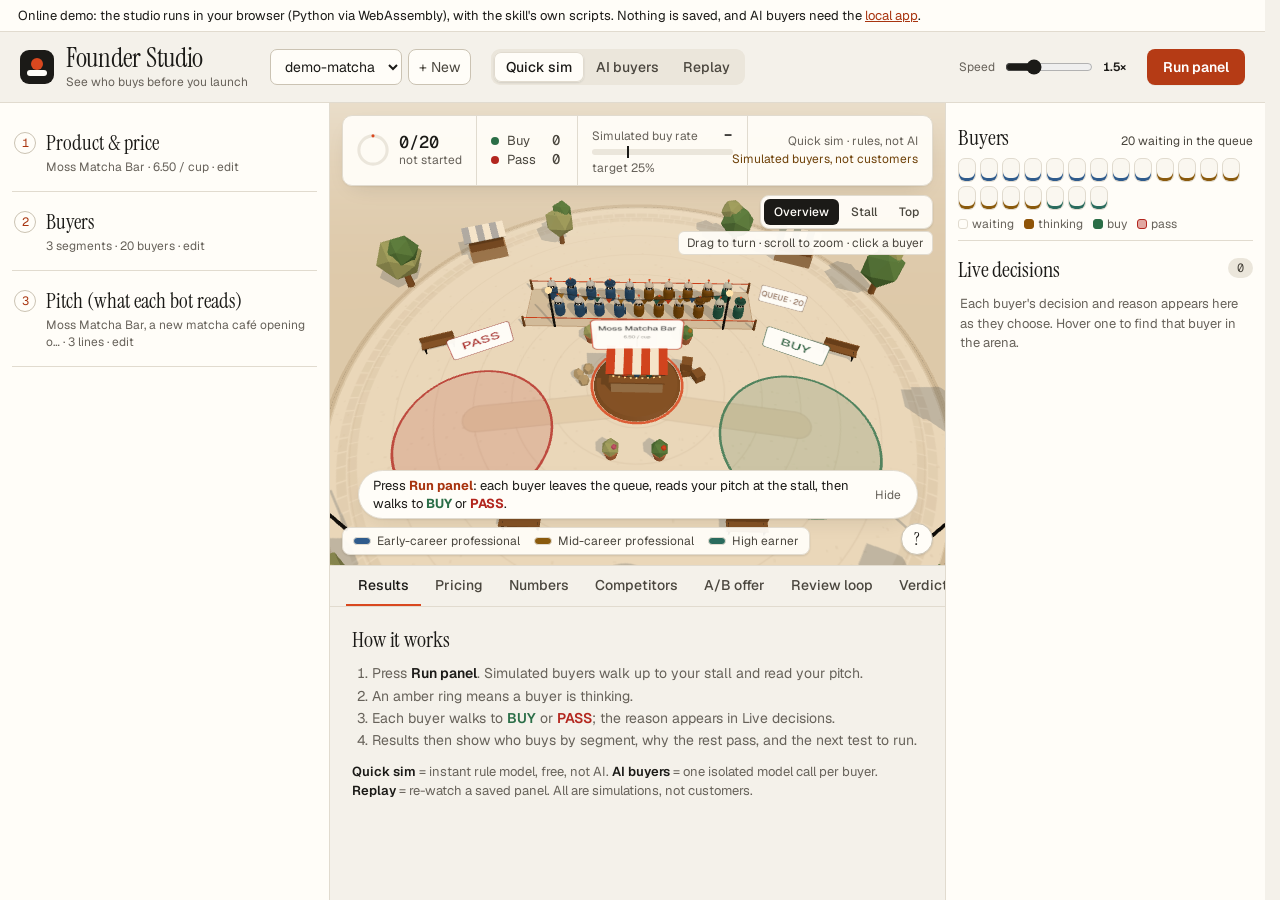
<file: docs/index.html>
<!doctype html>
<html lang="en">
<head>
  <meta charset="utf-8">
  <meta name="viewport" content="width=device-width, initial-scale=1">
  <title>Founder Studio · pre-launch simulator</title>
  <link rel="icon" href="data:image/svg+xml,%3Csvg xmlns='http://www.w3.org/2000/svg' viewBox='0 0 32 32'%3E%3Crect width='32' height='32' rx='8' fill='%231b1a17'/%3E%3Ccircle cx='16' cy='12' r='5' fill='%23d9481f'/%3E%3Crect x='7' y='21' width='18' height='5' rx='2.5' fill='%23fffdf8'/%3E%3C/svg%3E">
  <meta name="theme-color" content="#f4f1ea">
  <meta name="description" content="Founder Studio: watch simulated buyers decide on your product before you launch. Local, free, honest.">
  <link rel="stylesheet" href="styles.css">
</head>
<body>
  <div class="demo-banner" role="note">Online demo: the studio runs in your browser (Python via WebAssembly), with the skill's own scripts. Nothing is saved, and AI buyers need the <a href="https://github.com/juw12/founder-studio#run">local app</a>.</div>
  <header class="topbar">
    <div class="brand">
      <span class="logo" aria-hidden="true"></span>
      <div>
        <h1 class="brand-name">Founder Studio</h1>
        <small>See who buys before you launch</small>
      </div>
    </div>
    <div class="project-picker">
      <label for="projectSelect" class="sr-only">Project</label>
      <select id="projectSelect"></select>
      <button id="newProjectBtn" class="ghost" title="Start a new project">+ New</button>
      <a href="#setupPanel" class="setup-jump ghost" title="Edit product, buyers and pitch">Setup</a>
    </div>
    <div class="mode" role="radiogroup" aria-label="Simulation mode">
      <button data-mode="heuristic" class="seg active" title="Instant, offline rule model. Not AI, not evidence.">Quick sim</button>
      <button data-mode="ai" class="seg" title="Each buyer answered by an AI model, isolated, from the skill's brief.">AI buyers</button>
      <button data-mode="replay" class="seg" title="Replay a panel already saved in this project.">Replay</button>
    </div>
    <div class="run">
      <label class="speed" title="How fast buyers walk in the arena. Does not change results.">Speed <input id="speed" type="range" min="0.5" max="4" step="0.5" value="1.5" aria-describedby="speedVal"><output id="speedVal" class="speed-val" for="speed">1.5×</output></label>
      <button id="skipBtn" class="ghost" hidden title="Finish this run instantly and show the results">Skip<span class="long"> to results</span></button>
      <button id="runBtn" class="primary">Run panel</button>
    </div>
  </header>

  <main class="layout">
    <aside id="setupPanel" class="setup" aria-label="Setup">
      <details id="productSection" open>
        <summary><span class="step">1</span> Product &amp; price <span id="productSummary" class="sum-note"></span></summary>
        <label>Business (one line)<input id="business" placeholder="Undanu - digital wedding invitations"></label>
        <label>Target buyer<input id="target" placeholder="Couples planning a wedding in 6 months"></label>
        <label>Price<input id="price" type="number" min="0" step="any"></label>
        <details class="more">
          <summary>Market anchor &amp; notes <em>(optional)</em></summary>
          <label>Market anchor<input id="anchor" type="number" min="0" step="any" placeholder="defaults to your price"></label>
          <p class="hint">The price buyers compare you against. Quick sim only.</p>
          <label>Idea notes<textarea id="idea" rows="3" placeholder="What it is, for whom, how it's sold"></textarea></label>
        </details>
        <button type="button" class="ghost step-next" data-next="buyersSection">Next: buyers</button>
      </details>

      <details id="buyersSection">
        <summary><span class="step">2</span> Buyers <span id="buyersSummary" class="sum-note"></span></summary>
        <div class="list-head"><span>Segments</span><button class="mini" data-add="segments">+ add</button></div>
        <div class="cols-hint" aria-hidden="true"><span>share of buyers (0-1)</span><span>income from</span><span>income to</span></div>
        <div id="segments" class="rows"></div>
        <details class="more">
          <summary>Behaviours, doubts &amp; habits <em>(optional)</em></summary>
          <div class="list-head"><span>Buying behaviours <em>(need = Quick sim weight)</em></span><button class="mini" data-add="behaviours">+ add</button></div>
          <div id="behaviours" class="rows"></div>
          <div class="list-head"><span>Objections <em>(tap = answered by pitch)</em></span><button class="mini" data-add="objections">+ add</button></div>
          <div id="objections" class="chips"></div>
          <label>Habits (one per line)<textarea id="habits" rows="3"></textarea></label>
        </details>
        <div class="row">
          <label>Panel size
            <select id="panelSize"><option>10</option><option selected>20</option><option>50</option><option>100</option></select>
          </label>
          <label>Seed<input id="seed" type="number" placeholder="random"></label>
        </div>
        <button type="button" class="ghost step-next" data-next="pitchSection">Next: pitch</button>
      </details>

      <details id="pitchSection" open>
        <summary><span class="step">3</span> Pitch (what each bot reads) <span id="pitchSummary" class="sum-note"></span></summary>
        <textarea id="pitch" rows="8" placeholder="3-6 plain lines: product, price, where/how, opening offer"></textarea>
        <p class="hint">Plain words, no superlatives, nothing you can't deliver.</p>
      </details>

      <details id="aiSection" hidden>
        <summary><span class="step">AI</span> AI buyer model</summary>
        <label>Provider
          <select id="provider">
            <option value="openai">OpenAI-compatible (OpenAI, Ollama, OpenRouter, LM Studio…)</option>
            <option value="anthropic">Anthropic</option>
          </select>
        </label>
        <label>Base URL<input id="baseUrl" placeholder="https://api.openai.com/v1  ·  http://localhost:11434/v1"></label>
        <label>Model<input id="model" placeholder="gpt-4o-mini · llama3.1 · claude-sonnet-4-5"></label>
        <label>API key<input id="apiKey" type="password" placeholder="kept in this tab only; or set OPENAI_API_KEY / ANTHROPIC_API_KEY"></label>
        <label>Buyers in parallel<input id="concurrency" type="number" min="1" max="10" value="4"></label>
        <p class="hint">Every bot gets its own isolated call with the skill's brief: no bot sees another's answer.</p>
      </details>
    </aside>

    <section class="stage">
      <div id="arena" class="arena">
        <div class="hud">
          <div class="hud-cell progress">
            <svg viewBox="0 0 36 36" class="ring" aria-hidden="true"><circle cx="18" cy="18" r="15.9" class="track"/><circle id="progressArc" cx="18" cy="18" r="15.9" class="arc"/></svg>
            <div><strong id="progressText">0/0</strong><small id="stateText">ready</small><small id="hudSource" class="hud-src"></small></div>
          </div>
          <div class="hud-cell counts">
            <div><span class="dot buy"></span><span class="k">Buy</span><strong id="buyCount">0</strong></div>
            <div><span class="dot pass"></span><span class="k">Pass</span><strong id="passCount">0</strong></div>
          </div>
          <div class="hud-cell rate">
            <div class="rate-head"><small>Simulated buy rate</small><strong id="rateText">&ndash;</strong></div>
            <div class="bar"><div id="rateFill" class="fill"></div><div id="barMark" class="mark" title="verdict bar"></div></div>
            <small id="barLabel" class="bar-label">target 25%</small>
          </div>
          <div class="hud-cell hud-note">
            <span id="modeBadge">Quick sim · rules, not AI</span>
            <span class="warn" title="Simulated buyers give an upper bound. Real customers usually buy less.">Simulated buyers, not customers</span>
          </div>
        </div>
        <div id="ticker" class="ticker" aria-live="polite" hidden></div>
        <button id="miniRoster" class="mini-roster" type="button" hidden aria-label="Every buyer's state; open the full list"></button>
        <div id="arenaHint" class="arena-hint" role="note">
          <span>Press <b>Run panel</b>: each buyer leaves the queue, reads your pitch at the stall, then walks to <b style="color:var(--buy)">BUY</b> or <b style="color:var(--pass)">PASS</b>.</span>
          <button class="hint-close" id="hintClose" aria-label="Hide this tip">Hide</button>
        </div>
        <div id="legend" class="legend"></div>
        <button id="hintOpen" class="hint-open" type="button" aria-label="How the arena works" title="How the arena works">?</button>
        <div class="view-ctl" role="group" aria-label="Camera view">
          <button type="button" data-view="overview" class="active" title="Whole square">Overview</button>
          <button type="button" data-view="stall" title="Close to the stall">Stall</button>
          <button type="button" data-view="top" title="From above">Top</button>
        </div>
        <p class="orbit-hint" aria-hidden="true">Drag to turn · scroll to zoom · click a buyer</p>
        <aside id="botInspector" class="inspector" hidden aria-live="polite"></aside>
        <div id="toast" class="toast" hidden></div>
      </div>

      <nav class="tabs" role="tablist">
        <button class="tab active" data-tab="results">Results</button>
        <button class="tab" data-tab="pricing">Pricing</button>
        <button class="tab" data-tab="numbers">Numbers</button>
        <button class="tab" data-tab="competitors">Competitors</button>
        <button class="tab" data-tab="ab">A/B offer</button>
        <button class="tab" data-tab="review">Review loop</button>
        <button class="tab" data-tab="verdict">Verdict</button>
      </nav>
      <div class="panels">
        <section id="tab-results" class="panel active"><div class="empty how">
          <h3 class="how-title">How it works</h3>
          <ol>
            <li>Press <b>Run panel</b>. Simulated buyers walk up to your stall and read your pitch.</li>
            <li>An amber ring means a buyer is thinking.</li>
            <li>Each buyer walks to <b style="color:var(--buy)">BUY</b> or <b style="color:var(--pass)">PASS</b>; the reason appears in Live decisions.</li>
            <li>Results then show who buys by segment, why the rest pass, and the next test to run.</li>
          </ol>
          <p class="modes-note"><b>Quick sim</b> = instant rule model, free, not AI. <b>AI buyers</b> = one isolated model call per buyer. <b>Replay</b> = re-watch a saved panel. All are simulations, not customers.</p>
        </div></section>
        <section id="tab-pricing" class="panel"><p class="empty">Price answers appear here as bots decide (live preview), then the skill's van_westendorp.py result.</p></section>
        <section id="tab-numbers" class="panel"></section>
        <section id="tab-competitors" class="panel"></section>
        <section id="tab-ab" class="panel">
          <div class="ab-grid">
            <div>
              <h3>Offer B</h3>
              <p class="hint">Same buyers (same seed) read a different pitch. The only fair way to see if an offer change helps.</p>
              <textarea id="pitchB" rows="7" placeholder="Rewrite the pitch to answer the top pass reasons…"></textarea>
              <button id="runAbBtn" class="primary">Run B with the same buyers</button>
            </div>
            <div id="abResult"><p class="empty">Run panel A first, then B.</p></div>
          </div>
        </section>
        <section id="tab-review" class="panel">
          <div class="review-head">
            <div>
              <h3>Review loop</h3>
              <p class="hint">Five reviewer bots apply the board lenses to your pitch and the last run. An editor applies their fixes, the same buyers judge the new version, and the loop keeps a version only when more of them buy. Your pitch is only replaced if you press <b>Use as my pitch</b>.</p>
            </div>
            <div class="review-controls">
              <label>Rounds<input id="loopRounds" type="number" min="1" max="6" step="1" value="3"></label>
              <button id="loopBtn" class="primary">Start review loop</button>
              <button id="loopStopBtn" class="ghost" hidden>Stop after this step</button>
            </div>
          </div>
          <div id="reviewOut">
            <ol class="empty how">
              <li><b>Baseline:</b> the buyers read your current pitch.</li>
              <li><b>Review:</b> the Offers, Product and Monopoly lenses, a clarity check and the CFO lens walk up to the stall, read the pitch and the results, and post FIX, OK or YOUR CALL.</li>
              <li><b>Fix:</b> an editor applies the FIX items. YOUR CALL items (facts, prices) stay with you.</li>
              <li><b>Judge:</b> the same buyers (same seed) read the new version. More buyers: kept. Fewer or equal: reverted.</li>
              <li>Repeats until your target is met, the rounds run out, or two rounds bring no gain.</li>
            </ol>
          </div>
        </section>
        <section id="tab-verdict" class="panel">
          <div class="verdict-controls">
            <label>Verdict bar (min buy rate)<input id="minBuyRate" type="number" min="0.05" max="0.9" step="0.05" value="0.25"></label>
            <button id="verdictBtn" class="primary">Compute verdict with compile.py</button>
          </div>
          <div id="verdictOut"><p class="empty">The verdict only comes from the skill's script: every unit earns money, year 1 profits, break-even fits capacity, enough of the panel buys.</p></div>
        </section>
      </div>
    </section>

    <aside class="feed" aria-label="Live feed">
      <div class="roster-head"><h2>Buyers</h2><span id="rosterSummary" class="roster-sum">waiting in the queue</span></div>
      <div id="roster" class="roster" aria-label="Every buyer and their state"></div>
      <div class="roster-key" aria-hidden="true"><span class="k wait"></span>waiting <span class="k think"></span>thinking <span class="k buy"></span>buy <span class="k pass"></span>pass</div>
      <div class="feed-head"><h2>Live decisions</h2><span id="feedCount" class="pill">0</span></div>
      <ol id="feedList" class="feed-list"></ol>
      <p class="empty feed-empty">Each buyer's decision and reason appears here as they choose. Hover one to find that buyer in the arena.</p>
      <div id="botCard" class="bot-card" hidden></div>
    </aside>
  </main>

  <script type="module" src="js/browser-backend.js"></script>
  <script type="module" src="js/app.js"></script>
</body>
</html>
</file>
<file: docs/styles.css>
/* Fonts are self-hosted (SIL OFL, see fonts/LICENSE.md) so the app and the offline demo never wait on a CDN. */
@font-face { font-family: "Instrument Serif"; src: url("fonts/instrument-serif-normal.woff2") format("woff2"); font-weight: 400; font-style: normal; font-display: swap; }
@font-face { font-family: "Instrument Serif"; src: url("fonts/instrument-serif-italic.woff2") format("woff2"); font-weight: 400; font-style: italic; font-display: swap; }
@font-face { font-family: "Geist"; src: url("fonts/geist-normal.woff2") format("woff2"); font-weight: 100 900; font-style: normal; font-display: swap; }
@font-face { font-family: "Geist Mono"; src: url("fonts/geist-mono-normal.woff2") format("woff2"); font-weight: 400 600; font-style: normal; font-display: swap; }

/* Design tokens. Every colour in this file and in the 3D arena comes from here.
   Direction "Paper" (2026-11-08): the Cairn / Jeda family - warm paper, ink text, one burnt-orange accent
   used with intent, hairline rules, serif display type. Colour carries meaning: buy / pass / thinking / segments. */
:root {
  --bg: #f4f1ea;
  --panel: #fffdf8;
  --panel-2: #faf7f0;
  --sunken: #ebe6db;
  --line: #e1dbcf;
  --line-strong: #cbc3b3;
  --text: #1b1a17;
  --text-2: #4a463e;
  --muted: #67625a;
  --ink: #1b1a17;
  --accent: #d9481f;
  --accent-text: #a8340f;
  --on-accent: #fffdf8;
  --accent-soft: #f8e3d9;
  --buy: #2b6e47;
  --pass: #b3261e;
  --think: #8f5408;
  --buy-fg: #22593a;
  --pass-fg: #8f1d17;
  --buy-soft: #dcebe1;
  --pass-soft: #f6dedb;
  --think-bg: #f4e8cf;
  --think-fg: #6e4108;
  --overlay: rgba(255, 253, 248, 0.94);
  --hover: rgba(27, 26, 23, 0.05);
  --shadow: rgba(27, 26, 23, 0.12);
  --shadow-card: 0 1px 2px rgba(27, 26, 23, 0.06), 0 8px 24px -12px rgba(27, 26, 23, 0.18);
  --seg-1: #2f5b8c;
  --seg-2: #8a5a0d;
  --seg-3: #2a6b5d;
  --seg-4: #8a5a2b;
  --seg-5: #1f6a81;
  --seg-6: #56657b;
  --scene-bg: #f1ebdf;
  --scene-floor: #e9e1d2;
  --scene-plaza: #f6f1e6;
  --scene-path: #ddd2bf;
  --scene-grid: #ddd5c6;
  --scene-grid-minor: #e6dfd2;
  --scene-stall: #b9946a;
  --scene-stall-top: #8a5a2b;
  --scene-awning: #fffdf8;
  --scene-leaf: #5f8a4a;
  --scene-trunk: #8a5a2b;
  --scene-stone: #d9cdb8;
  --scene-label-bg: rgba(255, 253, 248, 0.97);
  --scene-label-fg: #1b1a17;
  --scene-label-sub: #67625a;
  --scene-sky: #fff6e6;
  --scene-ground: #c9b99d;
  --font-ui: "Geist", ui-sans-serif, system-ui, -apple-system, "Segoe UI", Roboto, sans-serif;
  --font-display: "Instrument Serif", "Iowan Old Style", Georgia, serif;
  --font-mono: "Geist Mono", ui-monospace, "Cascadia Code", Consolas, monospace;
  --radius: 8px;
  font-family: var(--font-ui);
  font-variant-numeric: tabular-nums;
  color-scheme: light;
}
h1, h2, h3, .brand-name { font-family: var(--font-display); font-weight: 400; letter-spacing: -0.005em; }
* { box-sizing: border-box; }
html, body { margin: 0; height: 100%; background: var(--bg); color: var(--text); }
body { display: flex; flex-direction: column; overflow: hidden; font-size: 14px; }
button, input, select, textarea { font: inherit; color: inherit; }
.sr-only { position: absolute; width: 1px; height: 1px; overflow: hidden; clip: rect(0 0 0 0); }

.topbar {
  display: flex; align-items: center; gap: 18px; padding: 10px 18px;
  background: var(--panel); border-bottom: 1px solid var(--line);
}
.brand { display: flex; align-items: center; gap: 10px; min-width: 230px; }
.brand small { display: block; color: var(--muted); font-size: 12px; }
.logo {
  width: 30px; height: 30px; border-radius: 9px;
  background: var(--accent);
  box-shadow: none;
}
.project-picker { display: flex; gap: 6px; }
select, input, textarea {
  background: var(--panel-2); border: 1px solid var(--line); border-radius: 10px; padding: 7px 10px; outline: none;
}
select:focus, input:focus, textarea:focus { border-color: var(--accent); box-shadow: 0 0 0 3px var(--accent-soft); }
textarea { width: 100%; resize: vertical; line-height: 1.45; }
.mode { display: flex; background: var(--panel-2); border: 1px solid var(--line); border-radius: 12px; padding: 3px; }
.seg { background: none; border: 0; padding: 6px 12px; border-radius: 9px; color: var(--muted); cursor: pointer; }
.seg.active { background: var(--panel-2); color: var(--text); box-shadow: inset 0 0 0 1px var(--line-strong); }
.run { margin-left: auto; display: flex; align-items: center; gap: 14px; }
.speed { color: var(--muted); display: flex; align-items: center; gap: 8px; font-size: 12px; }
.primary {
  background: var(--accent); border: 0; color: var(--on-accent); font-weight: 600;
  padding: 9px 16px; border-radius: 11px; cursor: pointer; box-shadow: 0 1px 2px var(--shadow);
}
.primary:disabled { opacity: 0.5; cursor: progress; }
.ghost, .mini { background: none; border: 1px solid var(--line); border-radius: 10px; padding: 6px 10px; cursor: pointer; color: var(--muted); }
.mini { padding: 2px 8px; font-size: 12px; }
.ghost:hover, .mini:hover { color: var(--text); border-color: var(--accent); }

.layout { flex: 1; display: grid; grid-template-columns: 330px 1fr 320px; min-height: 0; }
.setup, .feed { background: var(--panel); border-right: 1px solid var(--line); overflow-y: auto; padding: 10px 12px 30px; }
.feed { border-right: 0; border-left: 1px solid var(--line); display: flex; flex-direction: column; }
details { border-bottom: 1px solid var(--line); padding: 8px 2px 12px; }
summary { cursor: pointer; font-weight: 650; padding: 6px 0; list-style: none; display: flex; align-items: center; gap: 8px; }
summary::-webkit-details-marker { display: none; }
.step {
  display: inline-grid; place-items: center; min-width: 22px; height: 22px; border-radius: 7px; font-size: 12px;
  background: var(--panel-2); color: var(--accent-text);
}
label { display: flex; flex-direction: column; gap: 4px; color: var(--muted); font-size: 12px; margin: 8px 0; }
label input, label select, label textarea { color: var(--text); font-size: 13px; }
.row { display: grid; grid-template-columns: 1fr 1fr; gap: 8px; }
.hint { color: var(--muted); font-size: 12px; margin: 6px 0; }
.list-head { display: flex; justify-content: space-between; align-items: center; margin-top: 10px; color: var(--muted); font-size: 12px; }
.list-head em { font-style: normal; opacity: 0.7; }
.rows { display: flex; flex-direction: column; gap: 6px; margin-top: 6px; }
.item { display: grid; gap: 4px; background: var(--panel-2); border: 1px solid var(--line); border-radius: 10px; padding: 6px; position: relative; }
.item input { padding: 5px 8px; font-size: 12px; }
.item .grid3 { display: grid; grid-template-columns: 1fr 1fr 1fr; gap: 4px; }
.item .del { position: absolute; top: 4px; right: 4px; border: 0; background: none; color: var(--muted); cursor: pointer; }
.item .swatch { width: 10px; height: 10px; border-radius: 50%; display: inline-block; margin-right: 6px; }
.need { display: flex; align-items: center; gap: 6px; font-size: 12px; color: var(--muted); }
.need input { flex: 1; padding: 0; }
.chips { display: flex; flex-wrap: wrap; gap: 6px; margin-top: 6px; }
.chip {
  border: 1px solid var(--line); background: var(--panel-2); border-radius: 999px; padding: 5px 10px; font-size: 12px; cursor: pointer;
  display: inline-flex; gap: 6px; align-items: center; max-width: 100%;
}
.chip.on { border-color: var(--buy); background: color-mix(in srgb, var(--buy) 10%, transparent); }
.chip .x { opacity: 0.5; }
.chip input { background: none; border: 0; padding: 0; width: 220px; font-size: 12px; }

.stage { display: grid; grid-template-rows: minmax(300px, 58%) auto 1fr; min-height: 0; min-width: 0; }
.arena { position: relative; overflow: hidden; background: var(--scene-bg); }
.arena canvas { width: 100%; height: 100%; display: block; cursor: grab; }
.hud { position: absolute; top: 12px; left: 12px; display: flex; gap: 8px; pointer-events: none; }
.hud-card {
  background: var(--overlay); border: 1px solid var(--line); border-radius: 12px; padding: 8px 12px;
  display: flex; align-items: center; gap: 10px;
}
.hud-card small { display: block; color: var(--muted); font-size: 12px; }
.hud-card strong { font-size: 18px; }
.ring { width: 38px; height: 38px; transform: rotate(-90deg); }
.ring .track { fill: none; stroke: var(--panel-2); stroke-width: 3.5; }
.ring .arc { fill: none; stroke: var(--accent); stroke-width: 3.5; stroke-linecap: round; stroke-dasharray: 0 100; transition: stroke-dasharray 0.3s; }
.counts { flex-direction: column; align-items: flex-start; gap: 2px; }
.counts strong { font-size: 15px; margin-right: 3px; }
.dot { width: 9px; height: 9px; border-radius: 50%; display: inline-block; margin-right: 6px; }
.dot.buy { background: var(--buy); }
.dot.pass { background: var(--pass); }
.rate { flex-direction: column; align-items: stretch; min-width: 150px; }
.bar { position: relative; height: 7px; background: var(--panel-2); border-radius: 99px; margin-top: 4px; }
.bar .fill { height: 100%; width: 0; border-radius: 99px; background: var(--accent); transition: width 0.4s; }
.bar .mark { position: absolute; top: -4px; width: 2px; height: 15px; background: var(--text); left: 25%; }
.badges { position: absolute; top: 12px; right: 12px; display: flex; flex-direction: column; gap: 6px; align-items: flex-end; }
.badge { background: var(--overlay); border: 1px solid var(--line); border-radius: 99px; padding: 4px 10px; font-size: 12px; color: var(--muted); }
.badge.warn { border-color: color-mix(in srgb, var(--think) 33%, transparent); color: var(--think-fg); }
.legend { position: absolute; bottom: 10px; left: 12px; display: flex; gap: 10px; flex-wrap: wrap; font-size: 12px; color: var(--muted); }
.legend span { background: var(--overlay); padding: 3px 8px; border-radius: 99px; border: 1px solid var(--line); }
.toast {
  position: absolute; bottom: 14px; left: 50%; transform: translateX(-50%); background: var(--panel-2); border: 1px solid var(--accent);
  padding: 8px 14px; border-radius: 10px; font-size: 13px; max-width: 70%;
}
.toast.error { border-color: var(--pass); }
.bot-labels { position: absolute; inset: 0; pointer-events: none; }
.bot-label {
  position: absolute; left: 0; top: 0; pointer-events: auto; cursor: pointer; white-space: nowrap;
  background: var(--overlay); border: 1px solid var(--line); border-radius: 8px; padding: 2px 7px; font-size: 12px; color: var(--text);
}
.bot-label[data-state="thinking"] { border-color: var(--think); }
.bot-label[data-state="thinking"]::after { content: " …"; color: var(--think); }
.bot-label[data-state="buy"] { border-color: var(--buy); color: var(--buy-fg); }
.bot-label[data-state="pass"] { border-color: var(--pass); color: var(--pass-fg); }
.bot-label.selected { box-shadow: 0 0 0 2px var(--accent); z-index: 2; }
.bot-label:hover { z-index: 3; }
/* Keep the setup column inside its 330px track. */
.setup input, .setup select, .setup textarea { width: 100%; min-width: 0; box-sizing: border-box; }
.row > *, .item .grid3 > *, .item > div { min-width: 0; }
.item .namerow { display: flex; align-items: center; padding-right: 18px; }

.tabs { display: flex; gap: 2px; padding: 0 12px; background: var(--panel); border-top: 1px solid var(--line); border-bottom: 1px solid var(--line); }
.tab { background: none; border: 0; padding: 10px 14px; color: var(--muted); cursor: pointer; border-bottom: 2px solid transparent; }
.tab.active { color: var(--text); border-bottom-color: var(--accent); }
.panels { overflow-y: auto; min-height: 0; background: var(--bg); }
.panel { display: none; padding: 14px 18px 30px; }
.panel.active { display: block; }
.empty { color: var(--muted); }
h3 { margin: 6px 0 10px; font-size: 15px; }
.cards { display: grid; grid-template-columns: repeat(auto-fit, minmax(180px, 1fr)); gap: 10px; margin-bottom: 14px; }
.card { background: var(--panel); border: 1px solid var(--line); border-radius: var(--radius); padding: 12px; }
.card small { color: var(--muted); display: block; font-size: 12px; text-transform: uppercase; letter-spacing: 0.04em; }
.card strong { font-size: 22px; display: block; margin-top: 4px; }
.card .sub { color: var(--muted); font-size: 12px; }
.two { display: grid; grid-template-columns: 1fr 1fr; gap: 14px; }
.bars { display: flex; flex-direction: column; gap: 7px; }
.barrow { display: grid; grid-template-columns: 170px 1fr 60px; gap: 8px; align-items: center; font-size: 12px; }
.barrow .track { background: var(--panel-2); border-radius: 99px; height: 9px; overflow: hidden; }
.barrow .val { height: 100%; background: var(--accent); }
.barrow .lab { overflow: hidden; text-overflow: ellipsis; white-space: nowrap; color: var(--muted); }
.quotes li { margin: 6px 0; color: var(--text-2); }
.quotes li b { color: var(--text); }
.verified { color: var(--buy); font-size: 12px; }
.preview { color: var(--think); font-size: 12px; }
table { border-collapse: collapse; width: 100%; font-size: 12.5px; }
th, td { border-bottom: 1px solid var(--line); padding: 6px 8px; text-align: left; vertical-align: top; }
th { color: var(--muted); font-weight: 600; }
td input { width: 100%; padding: 4px 6px; font-size: 12px; }
.md h1, .md h2 { font-size: 16px; margin: 14px 0 6px; }
.md h3 { font-size: 14px; }
.md p, .md li { color: var(--text-2); line-height: 1.5; }
.md code { background: var(--panel-2); padding: 1px 5px; border-radius: 5px; }
.md a { color: var(--accent-text); }
.ab-grid { display: grid; grid-template-columns: 1fr 1fr; gap: 18px; }
.verdict-controls { display: flex; gap: 12px; align-items: flex-end; margin-bottom: 10px; }
.check-line { padding: 6px 10px; border-radius: 8px; margin: 4px 0; background: var(--panel); border: 1px solid var(--line); }
.check-line.ok { border-color: color-mix(in srgb, var(--buy) 40%, transparent); }
.check-line.no { border-color: color-mix(in srgb, var(--pass) 40%, transparent); }
.verdict-big { font-size: 26px; font-weight: 800; margin: 8px 0; }
.verdict-big.good { color: var(--buy); }
.verdict-big.bad { color: var(--think); }
.form-grid { display: grid; grid-template-columns: repeat(auto-fit, minmax(150px, 1fr)); gap: 8px; }
.ramp { display: grid; grid-template-columns: repeat(12, 1fr); gap: 4px; }
.ramp input { padding: 4px; font-size: 12px; text-align: center; }

.feed-head { display: flex; align-items: center; justify-content: space-between; }
.feed-head h2 { font-size: 14px; margin: 8px 0; }
.pill { background: var(--panel-2); color: var(--accent-text); padding: 2px 9px; border-radius: 99px; font-size: 12px; }
.feed-list { list-style: none; padding: 0; margin: 0; display: flex; flex-direction: column; gap: 6px; overflow-y: auto; flex: 1; }
.feed-list li {
  background: var(--panel-2); border: 1px solid var(--line); border-radius: 11px; padding: 8px 10px; cursor: pointer;
  animation: pop 0.35s ease;
}
.feed-list li:hover { border-color: var(--accent); }
.feed-list .who { display: flex; justify-content: space-between; align-items: center; font-size: 12px; }
.feed-list .why { color: var(--text-2); font-size: 12px; margin-top: 4px; line-height: 1.4; }
.tag { font-size: 12px; padding: 2px 7px; border-radius: 99px; font-weight: 700; }
.tag.buy { background: color-mix(in srgb, var(--buy) 14%, transparent); color: var(--buy); }
.tag.pass { background: color-mix(in srgb, var(--pass) 14%, transparent); color: var(--pass); }
.tag.think { background: color-mix(in srgb, var(--think) 14%, transparent); color: var(--think); }
@keyframes pop { from { transform: translateY(-6px); opacity: 0; } to { transform: none; opacity: 1; } }
.bot-card { margin-top: 10px; background: var(--panel-2); border: 1px solid var(--accent); border-radius: var(--radius); padding: 12px; font-size: 12.5px; }
.bot-card h4 { margin: 0 0 6px; font-size: 14px; }
.bot-card dl { display: grid; grid-template-columns: 90px 1fr; gap: 4px 8px; margin: 8px 0 0; }
.bot-card dt { color: var(--muted); }
.bot-card dd { margin: 0; }
@media (max-width: 1200px) { .layout { grid-template-columns: 290px 1fr; } .feed { display: none; } }

/* ---- /refine round 1 ---- */
.brand-name { font-size: 15px; font-weight: 700; margin: 0; line-height: 1.2; }
/* First-run hint over the empty arena. */
.arena-hint {
  position: absolute; left: 50%; top: 58%; transform: translate(-50%, -50%); max-width: 420px; text-align: center;
  background: var(--overlay); border: 1px solid var(--line); border-radius: 14px; padding: 14px 18px; pointer-events: none;
  color: var(--text); font-size: 14px; line-height: 1.5; box-shadow: 0 8px 24px var(--shadow);
}
.arena-hint b { color: var(--accent-text); }
.arena-hint ol { text-align: left; margin: 8px 0 0; padding-left: 20px; color: var(--muted); }
.arena-hint[hidden] { display: none; }
/* Phone and small tablet: one column, comfortable tap targets. */
@media (max-width: 760px) {
  .topbar { flex-wrap: wrap; gap: 8px; padding: 10px 12px; height: auto; }
  .brand { min-width: 0; flex: 1 1 100%; }
  .project-picker, .mode, .run { flex: 1 1 100%; }
  .mode { display: flex; }
  .mode .seg { flex: 1; }
  .run { display: flex; justify-content: space-between; align-items: center; gap: 10px; }
  .layout { display: flex; flex-direction: column; height: auto; overflow: visible; }
  body { height: auto; overflow: auto; }
  .setup, .feed { border-right: 0; border-bottom: 1px solid var(--line); overflow: visible; }
  .feed { display: block; order: 3; }
  .stage { order: 2; min-height: 0; grid-template-rows: 420px auto auto; }
  .hud { flex-wrap: wrap; }
  .barrow { grid-template-columns: 110px 1fr 44px; }
  .two, .ab-grid { grid-template-columns: 1fr; }
  button, select, input:not([type="range"]), .seg, .tab, summary { min-height: 44px; }
  input[type="range"] { min-height: 32px; }
  .item .del { min-width: 44px; min-height: 44px; top: 0; right: 0; }
  .chip { min-height: 44px; }
  .arena-hint { top: 62%; width: calc(100% - 32px); font-size: 13px; }
}
/* ---- /refine round 1b: phone overflow ---- */
@media (max-width: 760px) {
  .layout > * { width: 100%; max-width: 100vw; min-width: 0; }
  .stage, .arena, .panels { max-width: 100vw; overflow-x: hidden; }
  .tabs { overflow-x: auto; flex-wrap: nowrap; scrollbar-width: none; }
  .tabs .tab { flex: 0 0 auto; }
  .legend { right: 12px; }
  .badges { left: 12px; right: 12px; justify-content: flex-end; flex-wrap: wrap; }
  .arena-hint { max-width: calc(100vw - 32px); }
}
/* ---- /refine round 1c: labels, source line, next test ---- */
.cols-hint { display: grid; grid-template-columns: 1fr 1fr 1fr; gap: 4px; padding: 0 7px; margin-top: 4px; color: var(--muted); font-size: 12px; }
.source-line { margin: 0 0 10px; color: var(--muted); font-size: 12px; }
.next-test {
  display: flex; align-items: center; gap: 12px; flex-wrap: wrap; margin: 0 0 14px; padding: 12px 14px;
  border: 1px solid var(--accent-soft); border-radius: 12px; background: var(--accent-soft);
}
.next-test strong { color: var(--accent-text); }
.next-test span { flex: 1 1 260px; }
/* ---- /refine round 1d: on phones show the live arena first, then setup, then the feed ---- */
@media (max-width: 760px) {
  .stage { order: 1; }
  .setup { order: 2; }
  .feed { order: 3; }
}
/* ---- /refine round 2: hint out of the stall's way, phone badges on their own row ---- */
.arena-hint { top: auto; bottom: 46px; transform: translateX(-50%); max-width: 380px; font-size: 13px; padding: 12px 34px 12px 16px; pointer-events: auto; }
.hint-close {
  position: absolute; top: 4px; right: 4px; width: 32px; height: 32px; border: 0; border-radius: 8px;
  background: none; color: var(--muted); font-size: 18px; cursor: pointer;
}
.hint-close:hover { color: var(--text); background: var(--hover); }
@media (max-width: 760px) {
  .badges { position: static; margin: 0 12px; padding-top: 8px; justify-content: flex-start; }
  .arena-hint { bottom: 40px; width: calc(100% - 24px); max-width: none; }
  .arena-hint ol { padding-left: 18px; }
}

/* ---- /refine round 2b: compact tip pill; steps live in the empty Results panel; phone arena in flow ---- */
.arena-hint {
  display: flex; align-items: center; gap: 8px; top: auto; bottom: 46px; left: 50%; transform: translateX(-50%);
  max-width: min(560px, calc(100% - 24px)); width: max-content; padding: 6px 6px 6px 14px; border-radius: 99px;
  text-align: left; font-size: 13px; line-height: 1.35; box-shadow: 0 4px 12px var(--shadow);
}
.arena-hint[hidden] { display: none; }
.hint-close { position: static; flex: 0 0 auto; width: 28px; height: 28px; }
.empty.how ol { margin: 8px 0 0; padding-left: 20px; line-height: 1.6; }
.empty.how li b, .empty.how .modes-note b { font-weight: 600; color: var(--text); }
@media (max-width: 760px) {
  .stage { grid-template-rows: auto auto auto; }
  .arena { display: flex; flex-direction: column; height: auto; }
  .arena .hud { position: static; order: 1; padding: 12px 12px 0; }
  .arena .badges { position: static; order: 2; flex-direction: row; margin: 0; padding: 8px 12px 0; }
  .arena .arena-hint { position: static; order: 3; transform: none; margin: 8px 12px 0; width: auto; max-width: none; border-radius: 12px; }
  .arena canvas { order: 4; flex: 0 0 auto; height: 340px; }
  .arena .legend { position: static; order: 5; padding: 0 12px 12px; }
  .hint-close { width: 44px; height: 44px; min-width: 44px; }
  .arena .hud { display: grid; grid-template-columns: auto auto minmax(0, 1fr); }
  .arena .hud .rate { min-width: 0; }
  .arena canvas { height: 300px; }
}
.hud, .badges { z-index: 3; }
.bot-labels { z-index: 2; }

/* ---- /hone round 5: tidy piles, live ticker, results headline, collapsed advanced setup ---- */
.ticker {
  position: absolute; bottom: 44px; left: 50%; transform: translateX(-50%); z-index: 3; width: max-content; max-width: min(620px, calc(100% - 24px));
  display: flex; align-items: center; gap: 8px; flex-wrap: wrap;
  background: var(--overlay); border: 1px solid var(--line); border-radius: 12px; padding: 8px 12px; font-size: 13px; line-height: 1.4;
}
.ticker[hidden] { display: none; }
.ticker > span:not(.dot) { flex: 1 1 200px; min-width: 0; }
.ticker.good { border-color: var(--buy); }
.ticker.bad { border-color: var(--pass); }
.ticker button { padding: 6px 12px; color: var(--text); }
.buy-text { color: var(--buy); }
.pass-text { color: var(--pass); }
.hud-card .bar-label { margin-top: 4px; font-size: 12px; color: var(--muted); }
.headline {
  display: flex; flex-wrap: wrap; align-items: baseline; gap: 6px 12px; margin: 0 0 10px;
  padding: 12px 14px; border-radius: 12px; border: 1px solid var(--line); background: var(--overlay);
}
.headline strong { font-size: 22px; }
.headline span { color: var(--muted); }
.headline.good { border-color: var(--buy); }
.headline.good strong { color: var(--buy); }
.headline.bad { border-color: var(--pass); }
.headline.bad strong { color: var(--pass-fg); }
.feed-list .who .dot { width: 8px; height: 8px; }
details.more { margin: 6px 0 2px; border-top: 1px dashed var(--line); padding-top: 4px; }
details.more > summary { font-weight: 500; font-size: 13px; color: var(--muted); }
details.more > summary::before { content: "\25B8"; color: var(--accent-text); }
details.more[open] > summary::before { content: "\25BE"; }
details.more > summary em { font-style: normal; font-size: 12px; }
#skipBtn { color: var(--text); }
@media (max-width: 760px) {
  .arena .ticker { position: static; order: 3; transform: none; width: auto; margin: 8px 12px 0; max-width: none; }
  #skipBtn { flex: 1 1 auto; min-height: 44px; }
}

/* ---- /hone round 6: badges never collide with the HUD, compact phone run row ---- */
@media (min-width: 761px) {
  .badges { max-width: 200px; }
  .badges .badge { white-space: normal; text-align: right; line-height: 1.3; }
}
@media (max-width: 760px) {
  #skipBtn .long { display: none; }
  #runBtn { white-space: nowrap; }
}

/* ---- /hone round 7: thinking labels stand out, reopenable hint, modes explained ---- */
.bot-label[data-state="thinking"] { background: var(--think-bg); color: var(--think-fg); font-weight: 600; }
.modes-note { margin: 10px 0 0; color: var(--muted); font-size: 13px; line-height: 1.5; }
.modes-note b { color: var(--text); }
.hint-open {
  position: absolute; right: 12px; bottom: 10px; z-index: 3; width: 32px; height: 32px; border-radius: 50%;
  border: 1px solid var(--line); background: var(--overlay); color: var(--text); font-weight: 700; cursor: pointer;
}
.hint-open:hover { border-color: var(--accent); }
@media (max-width: 760px) {
  .arena .hint-open { position: absolute; top: auto; bottom: 52px; right: 12px; width: 44px; height: 44px; }
}

/* ---- /hone round 10: collapsed buyers summary, phone legend overlays the arena ---- */
.sum-note { margin-left: 8px; font-size: 12px; font-weight: 400; color: var(--muted); }
details[open] > summary .sum-note { display: none; }
@media (max-width: 760px) {
  .arena .legend {
    position: absolute; order: initial; left: 8px; right: 60px; bottom: 8px; padding: 0;
    gap: 6px; font-size: 12px; z-index: 2; pointer-events: none;
  }
  .arena .legend span { background: var(--overlay); padding: 2px 7px; }
  .arena .hint-open { bottom: 8px; right: 8px; }
}

/* ---- /hone round 11: phone shortcut to the setup form ---- */
.setup-jump { display: none; }
@media (max-width: 760px) {
  .setup-jump {
    display: inline-flex; align-items: center; min-height: 44px; padding: 0 14px; border-radius: 11px;
    border: 1px solid var(--line); color: var(--text); text-decoration: none; font-size: 14px;
  }
  #setupPanel { scroll-margin-top: 12px; }
}

/* ---- design pass: CSS tick replaces the old check/circle glyphs ---- */
.tick {
  display: inline-block; width: 14px; height: 14px; border-radius: 4px; vertical-align: -2px;
  border: 1.5px solid var(--line-strong); background: var(--panel);
}
.tick.on { background: var(--accent); border-color: var(--accent); box-shadow: inset 0 0 0 2px var(--panel); }
.check-line.ok::before, .check-line.no::before {
  content: ""; display: inline-block; width: 8px; height: 8px; border-radius: 2px; margin-right: 8px;
}
.check-line.ok::before { background: var(--buy); }
.check-line.no::before { background: var(--pass); }

/* ---- open items: per-bot identity, linked feed, compact phone layout ---- */
.bot-label .ini { display: none; }
.bot-label.compact:not(:hover) .ini { display: inline; }
.bot-label.compact:not(:hover) .nm { display: none; }
.bot-label.compact:not(:hover) {
  min-width: 24px; padding: 0 4px; border-radius: 6px; text-align: center;
  font-size: 12px; font-weight: 600; line-height: 16px;
}
.bot-label.compact[data-state="buy"]:not(:hover) { background: color-mix(in srgb, var(--buy) 24%, var(--panel)); }
.bot-label.compact[data-state="pass"]:not(:hover) { background: color-mix(in srgb, var(--pass) 18%, var(--panel)); }
.feed-list li.selected { border-color: var(--accent); background: var(--panel); }
@media (max-width: 760px) {
  /* Header: brand + Run on one row, project row, mode row. */
  .brand { order: 0; flex: 1 1 0; }
  .brand small { display: none; }
  .run { order: 1; flex: 0 0 auto; }
  .project-picker { order: 2; }
  .mode { order: 3; }
  .speed { display: none; }
  /* Arena, then the live feed, then results, then setup. */
  .stage { display: contents; }
  .arena { order: 1; }
  .feed { order: 2; display: flex; max-height: 300px; overflow: hidden; padding: 6px 12px 10px; }
  .feed-list { overflow-y: auto; min-height: 0; }
  .tabs { order: 3; }
  .panels { order: 4; }
  .setup { order: 5; }
  .arena .hud { gap: 6px; }
  .arena .hud-card { padding: 6px 10px; }
  .arena .ring { width: 30px; height: 30px; }
  .arena .badges { flex-wrap: wrap; gap: 4px; }
  .arena canvas { height: 260px; }
}
.feed-empty { font-size: 13px; line-height: 1.5; margin: 4px 2px; }
.feed-list:not(:empty) ~ .feed-empty { display: none; }
.logo { display: inline-grid; place-items: center; }


/* r16: HUD provenance line and a pitch box that grows with its text */
.hud-card .hud-src { margin-top: 2px; font-size: 12px; color: var(--muted); white-space: nowrap; }
#pitch { field-sizing: content; min-height: 9em; max-height: 22em; }

/* r18: honesty badges on one row; phone tab strip hints that it scrolls */
.arena .badge { white-space: nowrap; }
@media (max-width: 760px) {
  .tabs { -webkit-mask-image: linear-gradient(90deg, #000 85%, transparent); mask-image: linear-gradient(90deg, #000 85%, transparent); }
}

/* r19: newest decision row matches the named bot in the arena */
.feed-list li.latest { border-color: var(--accent); box-shadow: inset 3px 0 0 var(--accent); }

/* ---------- review loop ---------- */
.review-head { display: flex; gap: 10px 18px; align-items: flex-end; justify-content: space-between; flex-wrap: wrap; margin-bottom: 12px; }
.review-head > div:first-child { flex: 1 1 360px; }
.review-head h3 { margin: 0 0 4px; }
.review-controls { display: flex; gap: 8px; align-items: flex-end; flex-wrap: wrap; }
.review-controls label { display: flex; flex-direction: column; gap: 4px; font-size: 12px; color: var(--muted); }
.review-controls input { width: 72px; }
.loop-status {
  display: flex; flex-wrap: wrap; gap: 6px 14px; align-items: baseline;
  padding: 12px 14px; border: 1px solid var(--line-strong); border-radius: var(--radius); background: var(--panel); margin-bottom: 8px;
}
.loop-status strong { font-size: 17px; }
.loop-status span { color: var(--muted); }
.loop-status.good { border-color: var(--buy); }
.loop-status.good strong { color: var(--buy-fg); }
.loop-status.bad { border-color: var(--pass); }
.loop-grid { display: grid; grid-template-columns: 1fr; gap: 14px; margin-top: 6px; }
.reviewer-board { list-style: none; margin: 0; padding: 0; display: grid; gap: 8px; grid-template-columns: repeat(auto-fill, minmax(190px, 1fr)); }
.reviewer-board li { border: 1px solid var(--line); border-radius: 8px; padding: 8px 10px; background: var(--panel); }
.reviewer-board li.live { border-color: var(--think); }
.rv-head { display: flex; justify-content: space-between; align-items: center; gap: 8px; margin-bottom: 3px; }
.rv-note { color: var(--text-2); font-size: 12.5px; line-height: 1.45; }
.tag.review.fix { background: var(--accent-soft); color: var(--accent-text); }
.tag.review.ok { background: color-mix(in srgb, var(--buy) 14%, transparent); color: var(--buy); }
.tag.review.you { background: var(--hover); color: var(--text-2); }
.tag.idle { background: var(--hover); color: var(--muted); font-weight: 600; }
.loop-table td, .loop-table th { padding: 6px 8px; border-bottom: 1px solid var(--line); text-align: left; vertical-align: top; }
.loop-table th { color: var(--muted); font-weight: 600; white-space: nowrap; }
.loop-table td:nth-child(-n+4) { white-space: nowrap; }
.loop-table td.changes { width: 100%; }
.loop-table tr.dropped td { color: var(--muted); }
.loop-table tr.best td:first-child { box-shadow: inset 3px 0 0 var(--accent); font-weight: 700; }
.loop-table td.changes { font-size: 12px; color: var(--text-2); }
.best-pitch { margin-top: 14px; border: 1px solid var(--line-strong); border-radius: var(--radius); padding: 12px 14px; background: var(--panel); }
.best-head { display: flex; justify-content: space-between; align-items: center; gap: 10px; flex-wrap: wrap; }
.best-head h3 { margin: 0; }
.best-pitch pre { white-space: pre-wrap; font-family: var(--font-ui); font-size: 13.5px; line-height: 1.55; margin: 10px 0 4px; color: var(--text); }
mark.slot { background: var(--think-bg); color: var(--think-fg); border-radius: 4px; padding: 0 3px; }
.your-calls { margin-top: 12px; }
.your-calls ul { margin: 4px 0 0; padding-left: 18px; color: var(--text-2); }
.next-actions { display: inline-flex; gap: 8px; flex-wrap: wrap; }
.feed-list li.reviewer { border-left: 3px solid var(--accent); }
.dot.review-dot { background: var(--accent); }
.bot-label.reviewer { border-color: var(--accent); color: var(--accent-text); font-weight: 600; }
.bot-label.reviewer[data-state="fix"] { background: color-mix(in srgb, var(--accent) 22%, var(--panel)); color: var(--text); }
.bot-label.reviewer[data-state="ok"] { border-color: var(--buy); color: var(--buy-fg); }
.bot-label.reviewer[data-state="you"] { border-color: var(--line-strong); color: var(--text-2); }
@media (max-width: 600px) {
  .loop-table th:nth-child(3), .loop-table td:nth-child(3) { display: none; }
  .loop-table td, .loop-table th { padding: 6px 5px; }
}

/* ===============================================================
   s5: calm professional pass. One stats strip instead of three cards and
   two floating badges, a quieter legend, flat feed rows, tidy setup
   headers and an inline speed control. Later rules win on purpose.
   ====================================================================== */

/* Stats strip across the top of the arena */
.arena .hud {
  top: 12px; left: 12px; right: 12px; z-index: 3;
  display: grid; grid-template-columns: auto auto minmax(140px, 1fr) auto;
  gap: 0; padding: 0; pointer-events: none;
  background: var(--overlay); border: 1px solid var(--line); border-radius: 10px;
}
.hud-cell { display: flex; align-items: center; gap: 10px; padding: 8px 14px; min-width: 0; }
.hud-cell + .hud-cell { border-left: 1px solid var(--line); }
.hud-cell small { display: block; color: var(--muted); font-size: 12px; line-height: 1.35; }
.hud-cell strong { font-size: 17px; font-variant-numeric: tabular-nums; line-height: 1.2; }
.hud-cell.progress strong { display: block; }
.arena .hud .ring { width: 32px; height: 32px; flex: 0 0 auto; }
.hud-cell.counts { flex-direction: column; align-items: stretch; justify-content: center; gap: 2px; }
.hud-cell.counts > div {
  display: grid; grid-template-columns: 8px auto 1fr; align-items: center; column-gap: 8px;
  font-size: 13px; color: var(--text-2);
}
.hud-cell.counts .dot { width: 8px; height: 8px; margin: 0; }
.hud-cell.counts strong { font-size: 14px; text-align: right; min-width: 2ch; }
.hud-cell.rate { flex-direction: column; align-items: stretch; justify-content: center; gap: 5px; }
.rate-head { display: flex; align-items: baseline; justify-content: space-between; gap: 12px; }
.hud-cell .bar { margin-top: 0; height: 6px; }
.hud-cell .bar .mark { top: -3px; height: 12px; }
.hud-cell .bar-label { margin: 0; }
.hud-note {
  flex-direction: column; align-items: flex-end; justify-content: center; gap: 2px;
  font-size: 12px; line-height: 1.35; color: var(--muted); text-align: right; max-width: 190px;
}
.hud-note .warn { color: var(--think-fg); }
.hud-src { display: none; }

/* Legend: one quiet strip, no pill per segment */
.arena .legend {
  gap: 4px 14px; padding: 5px 10px;
  background: var(--overlay); border: 1px solid var(--line); border-radius: 8px;
  color: var(--text-2);
}
.arena .legend > span { background: none; border: 0; padding: 0; display: inline-flex; align-items: center; }
.arena .legend .dot { width: 8px; height: 8px; }

/* Header: speed control on one line */
.speed { flex-direction: row; margin: 0; white-space: nowrap; }
.speed input { width: 110px; padding: 0; border: 0; background: none; accent-color: var(--accent); }

/* Setup steps: summary note sits under the title instead of squeezing it */
.setup > details > summary {
  display: grid; grid-template-columns: 22px minmax(0, 1fr); column-gap: 10px; row-gap: 2px; align-items: center;
}
.setup > details > summary .sum-note { grid-column: 2; margin-left: 0; line-height: 1.35; }
.setup > details > summary .sum-note:empty { display: none; }

/* Live decisions: flat rows with dividers, decision as a coloured word */
.feed-list { gap: 0; }
.feed-list li {
  background: none; border: 0; border-bottom: 1px solid var(--line); border-radius: 0;
  padding: 10px 6px 10px 10px;
}
.feed-list li:hover, .feed-list li.selected { background: var(--panel-2); border-color: var(--line); }
.feed-list li.latest { border-color: var(--line); box-shadow: inset 2px 0 0 var(--accent); }
.feed-list .who b { color: var(--text); font-weight: 600; }
.feed-list .who > span:first-child { color: var(--muted); }
.feed-list .tag { background: none; padding: 0; letter-spacing: 0.04em; }
.feed-list .why { color: var(--text-2); }

/* Tip close button is a word, not a glyph */
.hint-close { width: auto; min-width: 0; padding: 0 10px; font-size: 12px; }

@media (max-width: 760px) {
  .arena .hud {
    position: static; order: 1; margin: 12px 12px 0;
    grid-template-columns: auto auto minmax(0, 1fr);
  }
  .arena .hud-cell { padding: 8px 10px; }
  .arena .hud .hud-note {
    grid-column: 1 / -1; border-left: 0; border-top: 1px solid var(--line);
    flex-direction: row; justify-content: space-between; align-items: center;
    max-width: none; text-align: left; padding: 6px 10px;
  }
  .arena .legend { position: static; order: 5; margin: 8px 12px 12px; width: fit-content; max-width: calc(100% - 24px); }
  .hint-close { width: auto; height: 44px; min-width: 44px; padding: 0 12px; }
}

/* s5 round 2: no duplicate source line, rate label on one line, one-line honesty note, empty feed text at the top */
.hud-cell .hud-src { display: none; }
.arena .hud { grid-template-columns: auto auto minmax(170px, 1fr) auto; }
.rate-head small { white-space: nowrap; }
.rate-head strong { flex: 0 0 auto; }
.hud-note { max-width: none; white-space: nowrap; }
.feed-list:empty { flex: 0 0 auto; }
@media (max-width: 760px) {
  .arena .hud { grid-template-columns: auto auto minmax(0, 1fr); }
  .rate-head small { white-space: normal; }
  .arena .hud .hud-note { white-space: normal; }
}

@media (max-width: 760px) {
  /* keep the legend clear of the round help button */
  .arena .legend { max-width: calc(100% - 84px); }
}
/* ---- roster: one chip per buyer, ring = segment, fill = state ---- */
.roster-head { display: flex; align-items: baseline; justify-content: space-between; gap: 8px; }
.roster-head h2 { font-size: 14px; margin: 8px 0 6px; }
.roster-sum { font-size: 12px; color: var(--text-2); font-variant-numeric: tabular-nums; }
.roster { display: grid; grid-template-columns: repeat(auto-fill, minmax(26px, 1fr)); gap: 4px; margin-bottom: 6px; }
.roster.dense { grid-template-columns: repeat(auto-fill, minmax(14px, 1fr)); }
.rchip {
  height: 26px; border-radius: 7px; display: grid; place-items: center; cursor: pointer;
  font-size: 12px; font-weight: 600; line-height: 1; color: var(--muted);
  background: var(--panel-2); border: 1px solid var(--line);
  box-shadow: inset 0 -3px 0 var(--seg); transition: background .2s, color .2s, border-color .2s;
}
.roster.dense .rchip { height: 14px; font-size: 0; border-radius: 4px; box-shadow: inset 0 -2px 0 var(--seg); }
.rchip[data-state="think"] { border-color: var(--think); color: var(--think-fg, var(--think)); background: var(--think-bg); }
.rchip[data-state="buy"] { border-color: var(--buy); color: #fff; background: var(--buy); }
.rchip[data-state="pass"] { border-color: color-mix(in srgb, var(--pass) 55%, var(--line)); color: var(--pass-fg); background: color-mix(in srgb, var(--pass) 16%, var(--panel)); }
.rchip:hover, .rchip.selected { outline: 2px solid var(--accent); outline-offset: 1px; }
.roster-key { display: flex; flex-wrap: wrap; align-items: center; gap: 4px 10px; font-size: 12px; color: var(--muted); margin-bottom: 4px; padding-bottom: 8px; border-bottom: 1px solid var(--line); }
.roster-key .k { display: inline-block; width: 10px; height: 10px; border-radius: 3px; margin-right: -6px; border: 1px solid var(--line); }
.roster-key .k.wait { background: transparent; }
.roster-key .k.think { background: var(--think); border-color: var(--think); }
.roster-key .k.buy { background: var(--buy); border-color: var(--buy); }
.roster-key .k.pass { background: color-mix(in srgb, var(--pass) 40%, var(--panel)); border-color: var(--pass); }
.feed-list li.hover { border-color: var(--accent); }
@media (max-width: 760px) {
  .roster { grid-template-columns: repeat(10, minmax(0, 1fr)); }
  .rchip { height: 28px; }
}

/* Idle feed: the explainer sits under its heading instead of at the bottom of the column. */
.feed-list:empty { flex: 0 0 auto; }
@media (max-width: 760px) {
  /* The mode badge already names the source; give the buy-rate card the room. */
  .arena .hud-card .hud-src { display: none; }
}

/* =====================================================================
   Paper (2026-11-08): the Cairn / Jeda family. Warm paper, ink type,
   serif display headings, hairline rules, one accent. Later rules win.
   ===================================================================== */
body { background: var(--bg); color: var(--text); font-size: 14px; -webkit-font-smoothing: antialiased; }
::selection { background: var(--accent-soft); }
a { color: var(--accent-text); }

/* Header */
.topbar { background: var(--bg); border-bottom: 1px solid var(--line); padding: 12px 20px; gap: 20px; }
.brand { gap: 12px; }
.brand-name { font-family: var(--font-display); font-size: 27px; font-weight: 400; line-height: 1; letter-spacing: -0.01em; }
.brand small { color: var(--muted); font-size: 12px; margin-top: 3px; }
.logo { position: relative; width: 34px; height: 34px; border-radius: 9px; background: var(--ink); }
.logo::before {
  content: ""; position: absolute; left: 50%; top: 8px; width: 12px; height: 12px; margin-left: -6px;
  border-radius: 50%; background: var(--accent);
}
.logo::after {
  content: ""; position: absolute; left: 7px; right: 7px; bottom: 8px; height: 6px; border-radius: 3px; background: var(--panel);
}
.mode { background: var(--sunken); border: 0; border-radius: 9px; padding: 3px; }
.seg { color: var(--text-2); border-radius: 7px; padding: 6px 12px; font-weight: 500; }
.seg:hover { color: var(--text); }
.seg.active { background: var(--panel); color: var(--text); box-shadow: 0 1px 2px var(--shadow), inset 0 0 0 1px var(--line); }

/* Buttons and fields */
.primary {
  background: var(--ink); color: var(--on-accent); border-radius: 8px; padding: 9px 16px; font-weight: 600;
  box-shadow: 0 1px 0 rgba(27, 26, 23, 0.04);
}
.primary:hover:not(:disabled) { background: #33302a; }
.ghost, .mini { border: 1px solid var(--line-strong); border-radius: 8px; color: var(--text-2); background: var(--panel); }
.ghost:hover, .mini:hover { color: var(--text); border-color: var(--ink); }
select, input, textarea { background: var(--panel); border: 1px solid var(--line-strong); border-radius: 7px; color: var(--text); }
select:focus, input:focus, textarea:focus { border-color: var(--accent); box-shadow: 0 0 0 3px var(--accent-soft); }
button:focus-visible, a:focus-visible, summary:focus-visible { outline: 2px solid var(--accent); outline-offset: 2px; }
.speed input { accent-color: var(--accent); }

/* Columns */
.setup, .feed { background: var(--panel); }
.setup { border-right: 1px solid var(--line); }
.feed { border-left: 1px solid var(--line); }
details { border-bottom: 1px solid var(--line); }
.setup > details > summary { font-family: var(--font-display); font-size: 21px; font-weight: 400; color: var(--text); padding: 8px 0 4px; }
.setup > details > summary .sum-note { font-family: var(--font-ui); font-size: 12px; color: var(--muted); }
.step {
  background: none; border: 1px solid var(--line-strong); color: var(--accent-text); border-radius: 50%;
  font-family: var(--font-mono); font-size: 12px; min-width: 22px; height: 22px;
}
details.more > summary { font-family: var(--font-ui); }
label { color: var(--text-2); }
.item { background: var(--panel-2); border: 1px solid var(--line); }
.chip { background: var(--panel); border-color: var(--line-strong); }
.chip.on { background: var(--buy-soft); border-color: var(--buy); }
.roster-head h2, .feed-head h2 { font-family: var(--font-display); font-size: 22px; font-weight: 400; margin: 10px 0 6px; }
.pill { background: var(--sunken); color: var(--text-2); font-family: var(--font-mono); }

/* Arena chrome */
.arena { background: var(--scene-bg); }
.arena .hud { background: var(--overlay); border: 1px solid var(--line); box-shadow: var(--shadow-card); border-radius: 10px; }
.hud-cell strong, .hud-cell.counts strong, .rate-head strong { font-family: var(--font-mono); font-weight: 500; }
.bar { background: var(--sunken); }
.ring .track { stroke: var(--sunken); }
.arena .legend { background: var(--overlay); border-color: var(--line); box-shadow: 0 1px 2px var(--shadow); }
.arena-hint, .ticker, .toast { background: var(--panel); border-color: var(--line); box-shadow: var(--shadow-card); }
.hint-open { background: var(--panel); border-color: var(--line-strong); box-shadow: 0 1px 2px var(--shadow); font-family: var(--font-display); font-size: 18px; font-weight: 400; }
.bot-label { background: var(--panel); border-color: var(--line-strong); box-shadow: 0 1px 2px var(--shadow); border-radius: 6px; }
.bot-label.selected { box-shadow: 0 0 0 2px var(--accent), 0 4px 12px var(--shadow); }

/* Camera views */
.view-ctl {
  position: absolute; right: 52px; bottom: 10px; z-index: 3; display: flex; gap: 2px; padding: 3px;
  background: var(--overlay); border: 1px solid var(--line); border-radius: 9px; box-shadow: 0 1px 2px var(--shadow);
}
.view-ctl button {
  border: 0; background: none; border-radius: 6px; padding: 5px 10px; font-size: 12px; font-weight: 500;
  color: var(--text-2); cursor: pointer; min-height: 26px;
}
.view-ctl button:hover { color: var(--text); background: var(--hover); }
.view-ctl button.active { background: var(--ink); color: var(--on-accent); }
.arena canvas.hovering { cursor: pointer; }
.arena canvas:active { cursor: grabbing; }

/* Buyer inspector (click a buyer in the arena) */
.inspector {
  position: absolute; z-index: 4; right: 12px; top: 84px; width: 272px; max-width: calc(100% - 24px);
  background: var(--panel); border: 1px solid var(--line); border-radius: 10px; box-shadow: var(--shadow-card);
  padding: 12px 14px 12px; font-size: 13px; color: var(--text-2);
}
.inspector[hidden] { display: none; }
.inspector .ins-head { display: flex; align-items: center; gap: 8px; }
.inspector .ins-swatch { width: 10px; height: 10px; border-radius: 50%; flex: 0 0 auto; }
.inspector h4 { margin: 0; flex: 1; font-family: var(--font-display); font-size: 22px; font-weight: 400; color: var(--text); line-height: 1.1; }
.inspector .ins-close { border: 0; background: none; color: var(--muted); cursor: pointer; font-size: 12px; padding: 4px 6px; border-radius: 6px; }
.inspector .ins-close:hover { background: var(--hover); color: var(--text); }
.inspector .ins-sub { margin: 4px 0 8px; color: var(--muted); font-size: 12px; }
.inspector .ins-state { display: inline-block; font-size: 12px; font-weight: 600; letter-spacing: 0.04em; padding: 2px 8px; border-radius: 99px; }
.inspector .ins-state.buy { background: var(--buy-soft); color: var(--buy-fg); }
.inspector .ins-state.pass { background: var(--pass-soft); color: var(--pass-fg); }
.inspector .ins-state.thinking { background: var(--think-bg); color: var(--think-fg); }
.inspector .ins-state.walking, .inspector .ins-state.queued { background: var(--sunken); color: var(--text-2); }
.inspector .ins-why { margin: 8px 0 0; line-height: 1.45; color: var(--text); }
.inspector .ins-flip { margin: 6px 0 0; font-size: 12px; color: var(--muted); }

/* Tabs and result panels */
.tabs { background: var(--bg); border-color: var(--line); padding: 0 16px; }
.tab { color: var(--text-2); font-weight: 500; }
.tab:hover { color: var(--text); }
.tab.active { color: var(--text); border-bottom-color: var(--accent); }
.panels { background: var(--bg); }
.panel { padding: 18px 22px 32px; }
h3 { font-family: var(--font-display); font-size: 23px; font-weight: 400; margin: 6px 0 10px; }
.card { background: var(--panel); border-color: var(--line); box-shadow: 0 1px 0 rgba(27, 26, 23, 0.04); }
.card strong { font-family: var(--font-display); font-weight: 400; font-size: 30px; line-height: 1.05; }
.card small { color: var(--muted); }
.headline { background: var(--panel); box-shadow: 0 1px 0 rgba(27, 26, 23, 0.04); }
.headline strong { font-family: var(--font-display); font-weight: 400; font-size: 32px; }
.verdict-big { font-family: var(--font-display); font-weight: 400; font-size: 38px; }
.barrow .track { background: var(--sunken); }
.empty.how .how-title { margin: 0; font-family: var(--font-display); font-size: 22px; font-weight: 400; color: var(--text); }
.bot-card { background: var(--panel); border-color: var(--line-strong); }
.bot-card h4 { font-family: var(--font-display); font-size: 21px; font-weight: 400; }
.check-line { background: var(--panel); }
.md code, code { font-family: var(--font-mono); background: var(--sunken); }

@media (max-width: 760px) {
  .topbar { padding: 10px 12px; }
  .brand-name { font-size: 24px; }
  .view-ctl { position: static; order: 5; margin: 8px 12px 0; align-self: flex-start; }
  .view-ctl button { min-height: 36px; padding: 6px 12px; }
  .inspector { position: absolute; top: auto; bottom: 12px; left: 12px; right: 12px; width: auto; }
}

/* Desktop arena footer: legend on the left wraps before it can reach the camera buttons on the right. */
@media (min-width: 761px) {
  .legend { right: auto; max-width: calc(100% - 70px); }
  /* Camera buttons sit top-right under the stats strip, clear of the legend and the decision ticker. */
  .view-ctl { top: 92px; bottom: auto; right: 12px; }
}
/* Tabs stay on one line; the strip scrolls sideways instead of wrapping labels. */
.tabs { overflow-x: auto; flex-wrap: nowrap; scrollbar-width: none; }
.tab { flex: 0 0 auto; white-space: nowrap; padding: 10px 12px; }

/* Overlay text never swallows clicks meant for a buyer in the arena. */
.legend { pointer-events: none; }

/* Round 2: named roster chips read at a glance; the dense layout (40+ buyers) keeps colour tiles. */
.roster:not(.dense) { display: flex; flex-wrap: wrap; gap: 4px; }
.roster:not(.dense) .rchip { padding: 0 8px; height: 24px; font-size: 12px; font-weight: 500; }
/* Interaction hint: one quiet line that tells people the square is touchable. */
.orbit-hint {
  position: absolute; top: 128px; right: 12px; z-index: 3; margin: 0; pointer-events: none;
  font-size: 12px; color: var(--text-2); background: var(--overlay); border: 1px solid var(--line);
  border-radius: 6px; padding: 3px 8px;
}
/* The one burnt-orange element is the primary action (shade darkened for AA on white text). */
:root { --accent-strong: #b53b15; }
.primary { background: var(--accent-strong); color: #fff; }
.primary:hover:not(:disabled) { background: #9a3211; }
.speed input { width: 88px; }
@media (max-width: 760px) {
  .orbit-hint { position: static; order: 6; margin: 6px 12px 0; align-self: flex-start; }
  .bot-label { font-size: 13px; }
}
.speed input { accent-color: var(--ink); }

/* Inspector sits top-left on desktop so the camera buttons and hint on the right stay usable. */
@media (min-width: 761px) {
  .inspector { right: auto; left: 12px; top: 92px; }
}
.inspector .ins-kicker { margin: 0 0 4px; font-size: 12px; color: var(--muted); letter-spacing: 0.02em; }

/* Phone: the square gets more height, and its controls collapse into one row under it
   (camera views left, help right) with the segment legend on a single line below. */
@media (max-width: 760px) {
  .arena { flex-flow: row wrap; align-items: center; }
  .arena .hud, .arena .badges, .arena .ticker, .arena .arena-hint, .arena canvas, .arena .legend {
    flex: 1 1 100%; box-sizing: border-box; min-width: 0;
  }
  .arena canvas { height: 330px; }
  .view-ctl { order: 5; margin: 8px 0 0 12px; align-self: center; }
  .arena .hint-open { position: static; order: 6; margin: 8px 12px 0 auto; align-self: center; }
  .orbit-hint { display: none; }
  .arena .legend {
    position: static; order: 7; display: flex; flex-wrap: wrap; gap: 4px 12px;
    margin: 0; padding: 8px 12px 12px; border: 0; background: none; box-shadow: none; font-size: 12px;
    max-width: none;
  }
  .arena .legend span { background: none; padding: 0; white-space: nowrap; }
}

/* Roster chips switch state instantly: a fading background under already-white text read as unreadable mid-change. */
.rchip { transition: outline-color .15s; }

/* Round v2-r5 (phone): the latest decision sits directly under the square, with a jump to the
   full roster and decision list; the buyer inspector opens below the square instead of over it. */
.ticker-jump { display: none; }
@media (max-width: 760px) {
  .arena .hud, .arena .badges { order: 1; }
  .arena .arena-hint { order: 2; }
  .arena canvas { order: 3; }
  .arena .ticker, .arena .inspector { order: 4; }
  .arena .ticker { margin: 8px 12px 0; }
  .ticker .ticker-jump { display: inline-flex; flex: 0 0 auto; min-height: 36px; align-items: center; font-size: 12px; padding: 6px 10px; }
  .arena .inspector {
    position: static; flex: 1 1 100%; box-sizing: border-box; width: auto; max-width: none;
    margin: 8px 12px 0; max-height: none; box-shadow: var(--shadow-card);
  }
  .bot-label { font-size: 14px; padding: 3px 8px; }
}

/* Guided setup: a quiet "Next" at the foot of each step. */
.setup .step-next { display: block; margin: 10px 0 2px auto; font-size: 13px; padding: 6px 12px; min-height: 32px; }

/* Phone buyer strip: one dot per buyer in its state colour, with the tally beside it. */
.mini-roster { display: none; }
@media (max-width: 760px) {
  .arena .mini-roster:not([hidden]) {
    order: 4; flex: 1 1 100%; box-sizing: border-box; display: flex; align-items: center; gap: 10px;
    margin: 8px 12px 0; padding: 8px 10px; min-height: 40px; border: 1px solid var(--line); border-radius: 10px;
    background: var(--panel); color: var(--text-2); font: inherit; font-size: 12px; text-align: left; cursor: pointer;
  }
  .mini-roster .mini-dots { display: flex; flex-wrap: wrap; gap: 3px; flex: 1 1 auto; min-width: 0; }
  .mini-roster i { width: 9px; height: 9px; border-radius: 3px; border: 1px solid var(--line-strong); background: transparent; }
  .mini-roster i[data-state="think"] { background: var(--think); border-color: var(--think); }
  .mini-roster i[data-state="buy"] { background: var(--buy); border-color: var(--buy); }
  .mini-roster i[data-state="pass"] { background: color-mix(in srgb, var(--pass) 40%, var(--panel)); border-color: var(--pass); }
  .mini-roster .mini-text { flex: 0 0 auto; font-variant-numeric: tabular-nums; }
}

/* Reserve the scrollbar's space so a page that hovers at the scroll threshold cannot make the
   arena's ResizeObserver and the scrollbar toggle each other every frame. */
html { scrollbar-gutter: stable; }

/* v2-r11: speed readout next to the slider */
.speed-val { min-width: 30px; font-variant-numeric: tabular-nums; color: var(--ink); font-weight: 600; }

/* online demo only (added by scripts/build_pages.py) */
.demo-banner { padding: 7px 18px; font-size: 13px; color: var(--text); background: var(--panel); border-bottom: 1px solid var(--line); }
.demo-banner a { color: var(--accent-text); }
.demo-engine-status { position: fixed; left: 50%; bottom: 18px; transform: translateX(-50%); z-index: 50;
  padding: 10px 16px; border-radius: 10px; background: var(--panel-2); border: 1px solid var(--line);
  color: var(--text); font-size: 13px; box-shadow: 0 8px 30px rgba(0, 0, 0, 0.45); }
</file>
